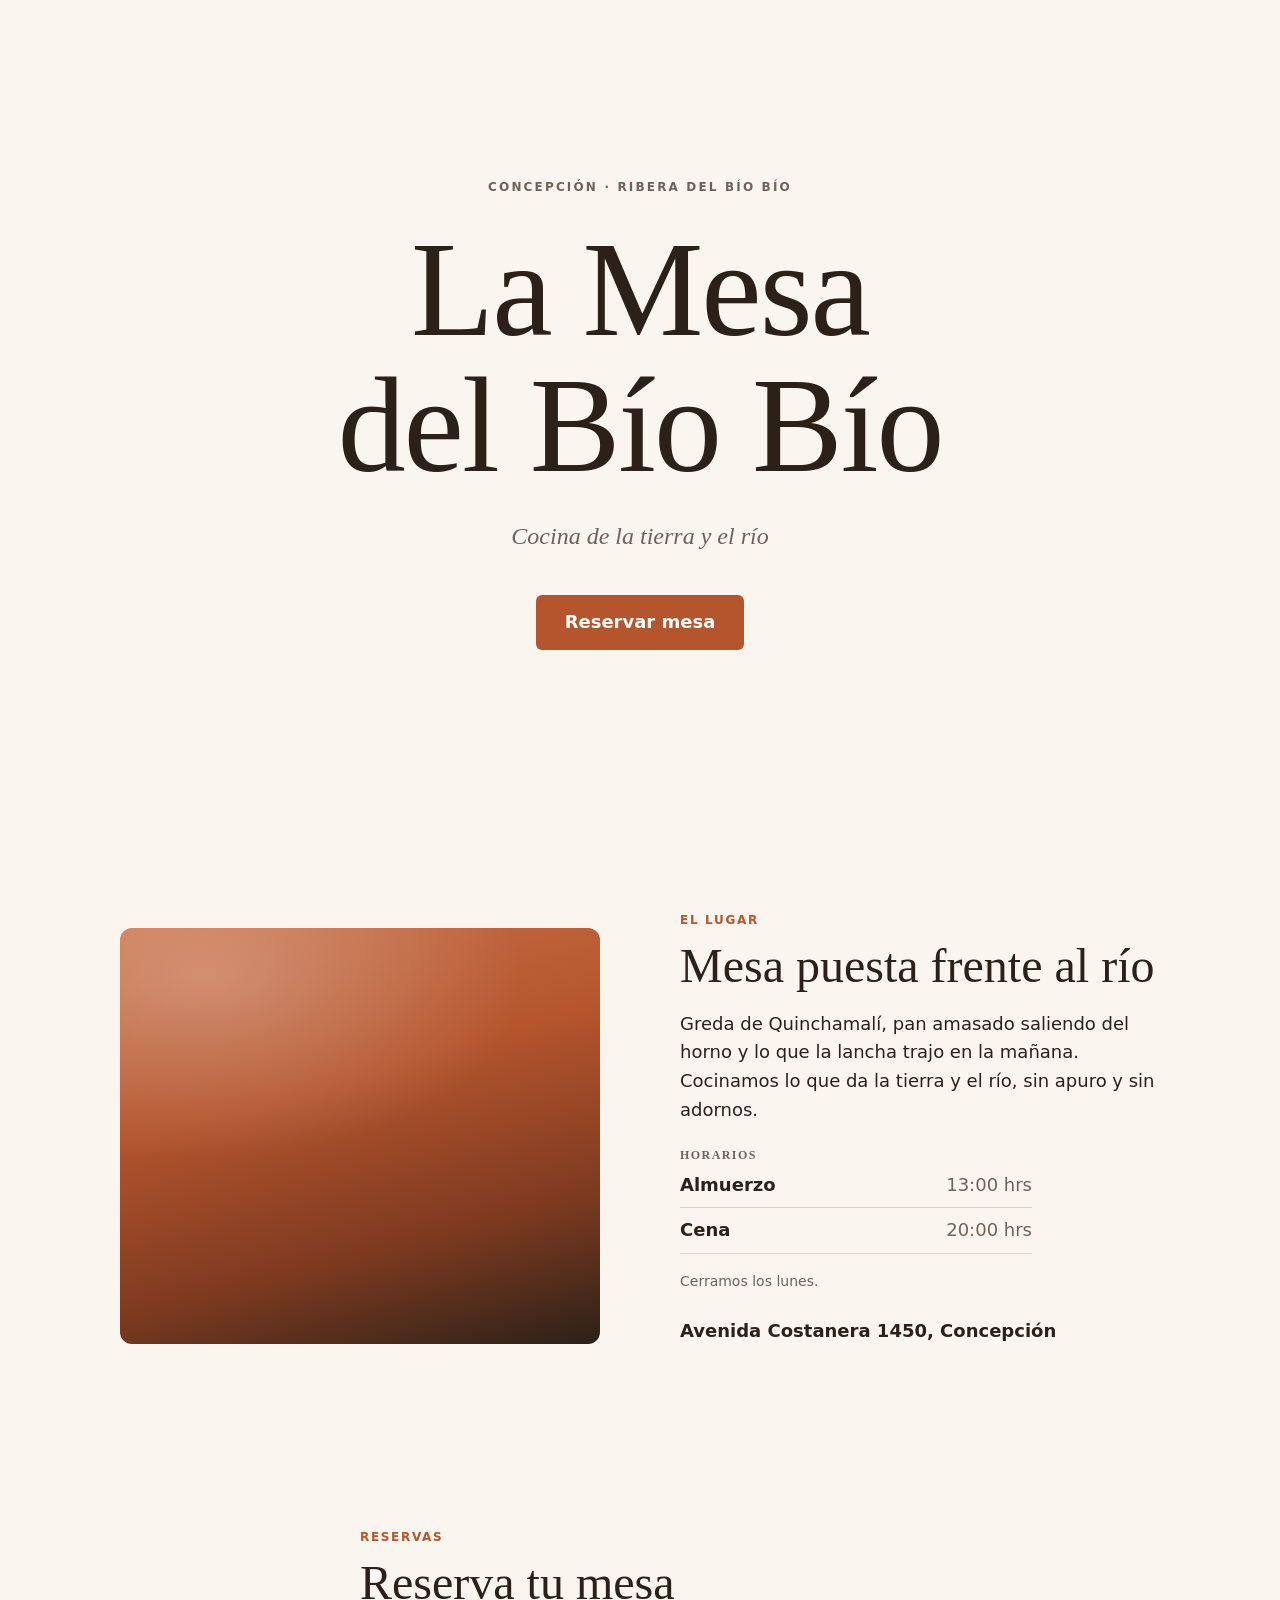
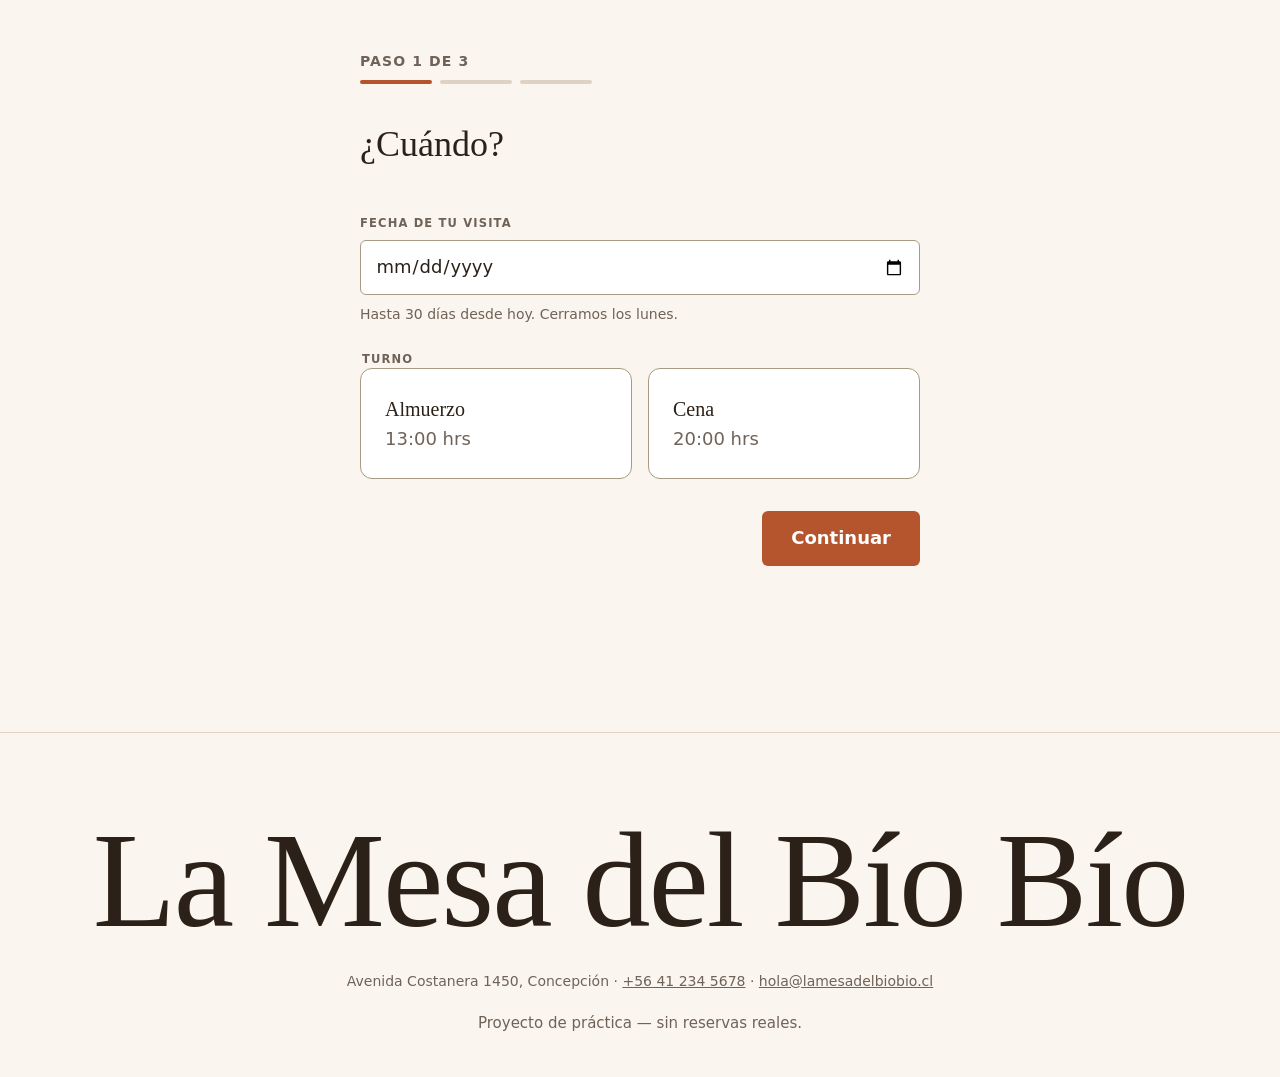
<file: index.html>
<!DOCTYPE html>
<html lang="es">
<head>
  <meta charset="UTF-8" />
  <meta name="viewport" content="width=device-width, initial-scale=1.0" />
  <title>La Mesa del Bío Bío — Reservas</title>
  <meta name="description" content="Cocina de la tierra y el río en Concepción. Reserva tu mesa en línea." />
  <link rel="stylesheet" href="css/styles.css" />
</head>
<body>
  <header class="hero">
    <p class="hero-eyebrow">Concepción · Ribera del Bío Bío</p>
    <h1 class="hero-nombre">La Mesa<br />del Bío&nbsp;Bío</h1>
    <p class="hero-identidad">Cocina de la tierra y el río</p>
    <a href="#reservar" class="boton boton--primario hero-cta">Reservar mesa</a>
  </header>

  <main>
    <section class="ambiente" aria-labelledby="ambiente-titulo">
      <!-- Placeholder visual: reemplazar este div por una <img> de interior
           cálido de restaurante (greda, madera, luz baja) con licencia libre
           de Unsplash o Pexels. Recordar alt descriptivo, width/height
           explícitos y loading="lazy" (está bajo el pliegue). -->
      <div class="ambiente-visual" aria-hidden="true"></div>

      <div class="ambiente-texto">
        <p class="etiqueta-seccion">El lugar</p>
        <h2 id="ambiente-titulo">Mesa puesta frente al río</h2>
        <p>
          Greda de Quinchamalí, pan amasado saliendo del horno y lo que
          la lancha trajo en la mañana. Cocinamos lo que da la tierra y
          el río, sin apuro y sin adornos.
        </p>

        <h3 class="horarios-titulo">Horarios</h3>
        <dl id="horarios" class="horarios">
          <!-- Render desde data/config.json (js/wizard.js) -->
        </dl>
        <p id="nota-cierre" class="nota-cierre"></p>

        <p class="direccion">Avenida Costanera 1450, Concepción</p>
      </div>
    </section>

    <section id="reservar" class="reservar" aria-labelledby="reservar-titulo">
      <p class="etiqueta-seccion">Reservas</p>
      <h2 id="reservar-titulo">Reserva tu mesa</h2>

      <div id="wizard" class="wizard">
        <noscript>
          <p>
            El formulario de reservas necesita JavaScript. También puedes
            reservar llamando al <a href="tel:+56412345678">+56 41 234 5678</a>.
          </p>
        </noscript>
      </div>
    </section>
  </main>

  <footer class="footer">
    <p class="footer-nombre">La Mesa del Bío&nbsp;Bío</p>
    <address class="footer-datos">
      Avenida Costanera 1450, Concepción ·
      <a href="tel:+56412345678">+56 41 234 5678</a> ·
      <a href="mailto:hola@lamesadelbiobio.cl">hola@lamesadelbiobio.cl</a>
    </address>
    <p class="footer-nota"><small>Proyecto de práctica — sin reservas reales.</small></p>
  </footer>

  <!-- fechas/reglas/storage son scripts clásicos: exponen funciones globales
       puras. wizard.js es un módulo ES que las consume; por orden de carga
       (los clásicos bloquean, el módulo se difiere) siempre las encuentra. -->
  <script src="js/fechas.js"></script>
  <script src="js/reglas.js"></script>
  <script src="js/storage.js"></script>
  <script src="js/seed.js"></script>
  <script type="module" src="js/wizard.js"></script>
</body>
</html>
</file>
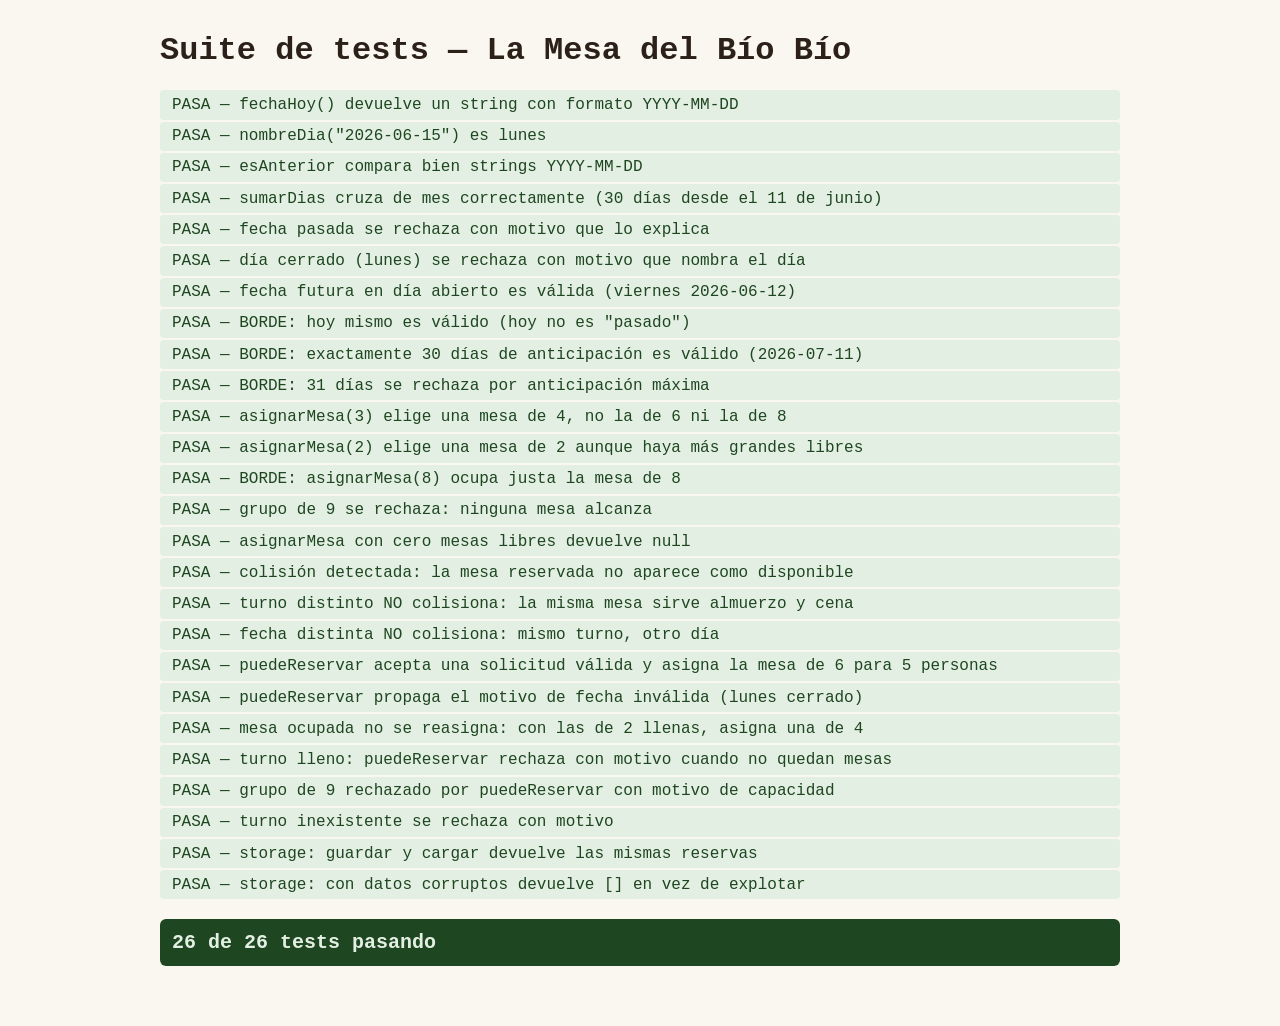
<file: tests.html>
<!DOCTYPE html>
<html lang="es">
<head>
  <meta charset="UTF-8" />
  <meta name="viewport" content="width=device-width, initial-scale=1.0" />
  <title>Tests — La Mesa del Bío Bío</title>
  <style>
    /* Estilos mínimos solo para leer los tests; la app usa css/styles.css */
    body {
      font-family: ui-monospace, 'Cascadia Code', Consolas, monospace;
      max-width: 60rem;
      margin: 2rem auto;
      padding: 0 1rem;
      background: #faf6f0;
      color: #2b2118;
    }
    #lista-tests { list-style: none; padding: 0; }
    #lista-tests li { padding: 0.35rem 0.75rem; border-radius: 4px; margin-bottom: 2px; }
    .test-pasa { background: #e3efe3; color: #1e4620; }
    .test-falla { background: #f7dcd7; color: #7a1c10; font-weight: bold; }
    #resumen { font-size: 1.25rem; font-weight: bold; padding: 0.75rem; border-radius: 6px; }
    .resumen-ok { background: #1e4620; color: #e3efe3; }
    .resumen-error { background: #7a1c10; color: #f7dcd7; }
  </style>
</head>
<body>
  <header>
    <h1>Suite de tests — La Mesa del Bío Bío</h1>
  </header>

  <main>
    <ul id="lista-tests"></ul>
    <p id="resumen">Ejecutando…</p>
  </main>

  <!-- El orden importa: reglas.js usa funciones de fechas.js -->
  <script src="js/fechas.js"></script>
  <script src="js/reglas.js"></script>
  <script src="js/storage.js"></script>
  <script src="js/tests.js"></script>
</body>
</html>
</file>
<file: css/styles.css>
/* css/styles.css — La Mesa del Bío Bío
   Design tokens + componentes de la interfaz (landing narrativa + wizard).

   Dirección visual: restaurante acogedor y sobrio. Base crema cálida
   (mantel de lino), tinta café espresso en vez de negro puro, terracota
   de greda como acento principal y un verde salvia discreto para los
   estados positivos. Serif solo en títulos y el cierre del footer.
   Mucho aire: --espacio-seccion manda el ritmo vertical. */

:root {
  /* --- Color: superficies y texto --- */
  --color-fondo: #faf6ef;        /* crema lino: fondo general */
  --color-superficie: #ffffff;   /* tarjetas y paneles */
  --color-superficie-alt: #f1e9dc; /* paneles secundarios, filas alternas */
  --color-texto: #2b2118;        /* café espresso, casi negro cálido */
  --color-texto-suave: #6f6258;  /* texto secundario, ayudas */
  --color-borde: #ded3c2;        /* líneas y separadores decorativos */
  --color-borde-input: #a89a86;  /* bordes de campos: contraste >=3:1 sobre superficie blanca */

  /* --- Color: identidad y semánticos --- */
  --color-acento: #b4552d;       /* terracota greda: acciones, marca */
  --color-acento-hover: #93431f; /* terracota oscurecida para hover */
  --color-acento-tinte: #f8efe7; /* terracota muy diluida: fondos seleccionados */
  --color-exito: #5a7052;        /* salvia: reserva confirmada */
  --color-error: #9c3b25;        /* rojo teja: rechazos y fallas */
  --color-aviso: #a8852f;        /* ocre: SOLO como fondo de banner (texto espresso encima) */
  --color-aviso-texto: #8a6c20;  /* ocre oscurecido cuando el aviso es texto sobre claro */

  /* --- Tipografía --- */
  --fuente-titulos: Georgia, 'Times New Roman', serif;
  --fuente-texto: system-ui, 'Segoe UI', sans-serif;
  --fuente-mono: ui-monospace, 'Cascadia Mono', Consolas, 'Courier New', monospace;
  --texto-base: clamp(1rem, 0.95rem + 0.25vw, 1.125rem);
  --texto-titulo: clamp(1.75rem, 1.2rem + 2.5vw, 3rem);
  --texto-gigante: clamp(3.25rem, 1.5rem + 9vw, 8.5rem);
  --texto-chico: 0.875rem;

  /* --- Espaciado y forma --- */
  --espacio-1: 0.25rem;
  --espacio-2: 0.5rem;
  --espacio-3: 1rem;
  --espacio-4: 1.5rem;
  --espacio-5: 2.5rem;
  --espacio-seccion: clamp(3rem, 2rem + 4vw, 6rem);
  --radio: 6px;
  --radio-grande: 12px;
  --sombra-suave: 0 2px 12px rgba(43, 33, 24, 0.08);
  --ancho-lectura: 38rem;

  /* --- Movimiento --- */
  --duracion-rapida: 150ms;
  --duracion-normal: 300ms;
  --curva-salida: cubic-bezier(0.16, 1, 0.3, 1);
}

/* ============================================================
   Base
   ============================================================ */

*,
*::before,
*::after {
  box-sizing: border-box;
}

html {
  scroll-behavior: smooth;
}

body {
  margin: 0;
  background: var(--color-fondo);
  color: var(--color-texto);
  font-family: var(--fuente-texto);
  font-size: var(--texto-base);
  line-height: 1.6;
}

h1,
h2,
h3 {
  font-family: var(--fuente-titulos);
  line-height: 1.15;
  margin: 0 0 var(--espacio-3);
}

p {
  margin: 0 0 var(--espacio-3);
}

a {
  color: var(--color-acento);
}

:focus-visible {
  outline: 3px solid var(--color-acento);
  outline-offset: 2px;
}

/* Solo lectores de pantalla */
.sr-only {
  position: absolute;
  width: 1px;
  height: 1px;
  padding: 0;
  margin: -1px;
  overflow: hidden;
  clip-path: inset(50%);
  white-space: nowrap;
  border: 0;
}

/* Pequeña etiqueta sobre los títulos de sección */
.etiqueta-seccion {
  font-size: 0.75rem;
  font-weight: 700;
  text-transform: uppercase;
  letter-spacing: 0.14em;
  color: var(--color-acento);
  margin: 0 0 var(--espacio-2);
}

/* ============================================================
   Botones
   ============================================================ */

.boton {
  display: inline-flex;
  align-items: center;
  justify-content: center;
  gap: var(--espacio-2);
  font: inherit;
  font-weight: 600;
  text-decoration: none;
  border-radius: var(--radio);
  padding: 0.75rem 1.75rem;
  cursor: pointer;
  border: 1.5px solid transparent;
  transition:
    background-color var(--duracion-rapida) var(--curva-salida),
    border-color var(--duracion-rapida) var(--curva-salida),
    transform var(--duracion-rapida) var(--curva-salida);
}

.boton:active {
  transform: translateY(1px);
}

.boton--primario {
  background: var(--color-acento);
  color: #ffffff;
}

.boton--primario:hover {
  background: var(--color-acento-hover);
}

.boton--secundario {
  background: transparent;
  color: var(--color-texto);
  border-color: var(--color-borde-input);
}

.boton--secundario:hover {
  border-color: var(--color-texto);
}

/* ============================================================
   Hero
   ============================================================ */

.hero {
  min-height: 92svh;
  display: grid;
  place-content: center;
  justify-items: center;
  text-align: center;
  padding: var(--espacio-seccion) var(--espacio-4);
}

.hero-eyebrow {
  font-size: 0.75rem;
  font-weight: 700;
  text-transform: uppercase;
  letter-spacing: 0.18em;
  color: var(--color-texto-suave);
  margin: 0 0 var(--espacio-4);
}

.hero-nombre {
  font-size: var(--texto-gigante);
  font-weight: 400;
  letter-spacing: -0.015em;
  line-height: 1;
  margin: 0;
  text-wrap: balance;
}

.hero-identidad {
  font-family: var(--fuente-titulos);
  font-style: italic;
  font-size: clamp(1.125rem, 1rem + 0.8vw, 1.5rem);
  color: var(--color-texto-suave);
  margin: var(--espacio-4) 0 0;
}

.hero-cta {
  margin-top: var(--espacio-5);
}

/* ============================================================
   Sección ambiente (layout partido editorial)
   ============================================================ */

.ambiente {
  max-width: 68rem;
  margin: 0 auto;
  padding: var(--espacio-seccion) var(--espacio-4);
  display: grid;
  gap: var(--espacio-5);
}

.ambiente-visual {
  min-height: 18rem;
  border-radius: var(--radio-grande);
  /* Placeholder con la paleta: greda al fuego que se apaga en espresso. */
  background:
    radial-gradient(120% 80% at 18% 12%, rgba(250, 246, 239, 0.28), transparent 55%),
    linear-gradient(165deg, #c9714a 0%, #b4552d 38%, #7d3a20 72%, #2b2118 100%);
}

.ambiente-texto h2 {
  font-size: var(--texto-titulo);
  font-weight: 400;
}

.horarios-titulo {
  font-size: 0.75rem;
  font-weight: 700;
  text-transform: uppercase;
  letter-spacing: 0.12em;
  color: var(--color-texto-suave);
  margin: var(--espacio-4) 0 var(--espacio-2);
}

.horarios {
  margin: 0;
  display: grid;
  gap: var(--espacio-2);
  max-width: 22rem;
}

.horario-fila {
  display: flex;
  justify-content: space-between;
  gap: var(--espacio-3);
  border-bottom: 1px solid var(--color-borde);
  padding-bottom: var(--espacio-2);
}

.horario-fila dt {
  font-weight: 600;
}

.horario-fila dd {
  margin: 0;
  color: var(--color-texto-suave);
  font-variant-numeric: tabular-nums;
}

.nota-cierre {
  font-size: var(--texto-chico);
  color: var(--color-texto-suave);
  margin-top: var(--espacio-3);
}

.direccion {
  margin-top: var(--espacio-4);
  font-weight: 600;
}

@media (min-width: 800px) {
  .ambiente {
    grid-template-columns: 1fr 1fr;
    align-items: center;
    gap: clamp(2.5rem, 2rem + 4vw, 5rem);
  }

  .ambiente-visual {
    min-height: 26rem;
  }
}

/* ============================================================
   Sección reservar + wizard
   ============================================================ */

.reservar {
  max-width: var(--ancho-lectura);
  margin: 0 auto;
  padding: var(--espacio-seccion) var(--espacio-4);
  scroll-margin-top: var(--espacio-5);
}

.reservar > h2 {
  font-size: var(--texto-titulo);
  font-weight: 400;
}

.wizard {
  margin-top: var(--espacio-5);
}

/* --- Indicador de progreso --- */

.progreso {
  margin-bottom: var(--espacio-5);
}

.progreso-texto {
  font-size: var(--texto-chico);
  font-weight: 600;
  text-transform: uppercase;
  letter-spacing: 0.08em;
  color: var(--color-texto-suave);
  margin: 0 0 var(--espacio-2);
}

.progreso-segmentos {
  list-style: none;
  display: flex;
  gap: var(--espacio-2);
  margin: 0;
  padding: 0;
}

.progreso-segmentos li {
  height: 4px;
  flex: 1;
  max-width: 4.5rem;
  border-radius: 999px;
  background: var(--color-borde);
  transition: background-color var(--duracion-normal) var(--curva-salida);
}

.progreso-segmentos li.completado {
  background: var(--color-acento);
  opacity: 0.45;
}

.progreso-segmentos li.activo {
  background: var(--color-acento);
}

/* --- Pasos --- */

.paso-titulo {
  font-size: clamp(1.6rem, 1.2rem + 2vw, 2.25rem);
  font-weight: 400;
  margin: 0 0 var(--espacio-4);
}

/* El título recibe foco programático al cambiar de paso; no es
   interactivo, así que no necesita anillo visual. */
.paso-titulo:focus {
  outline: none;
}

.formulario-paso {
  display: grid;
  gap: var(--espacio-4);
}

.campo {
  display: grid;
  gap: var(--espacio-2);
}

.campo-etiqueta {
  font-size: 0.72rem;
  font-weight: 700;
  text-transform: uppercase;
  letter-spacing: 0.1em;
  color: var(--color-texto-suave);
}

.campo-ayuda {
  font-size: var(--texto-chico);
  color: var(--color-texto-suave);
}

input[type='date'],
input[type='text'],
input[type='tel'] {
  font: inherit;
  color: var(--color-texto);
  background: var(--color-superficie);
  border: 1.5px solid var(--color-borde-input);
  border-radius: var(--radio);
  padding: 0.7rem 0.9rem;
  width: 100%;
}

input:focus-visible {
  border-color: var(--color-acento);
  outline: 3px solid var(--color-acento);
  outline-offset: 1px;
}

/* --- Radio cards (turnos) --- */

.radio-cards {
  display: grid;
  gap: var(--espacio-3);
}

@media (min-width: 480px) {
  .radio-cards {
    grid-template-columns: 1fr 1fr;
  }
}

.radio-card {
  position: relative;
  display: block;
  background: var(--color-superficie);
  border: 1.5px solid var(--color-borde-input);
  border-radius: var(--radio-grande);
  padding: var(--espacio-4);
  cursor: pointer;
  transition:
    border-color var(--duracion-rapida) var(--curva-salida),
    background-color var(--duracion-rapida) var(--curva-salida),
    box-shadow var(--duracion-rapida) var(--curva-salida);
}

.radio-card input {
  position: absolute;
  opacity: 0;
  width: 1px;
  height: 1px;
}

.radio-card:hover {
  border-color: var(--color-acento);
}

/* Seleccionada: borde + fondo + icono check (nunca solo color). */
.radio-card:has(input:checked) {
  border-color: var(--color-acento);
  box-shadow: inset 0 0 0 1px var(--color-acento);
  background: var(--color-acento-tinte);
}

.radio-card:has(input:focus-visible) {
  outline: 3px solid var(--color-acento);
  outline-offset: 2px;
}

.radio-card-titulo {
  display: block;
  font-family: var(--fuente-titulos);
  font-size: 1.25rem;
}

.radio-card-hora {
  color: var(--color-texto-suave);
  font-variant-numeric: tabular-nums;
}

.radio-card-check {
  position: absolute;
  top: var(--espacio-3);
  right: var(--espacio-3);
  width: 1.4rem;
  height: 1.4rem;
  color: var(--color-acento);
  opacity: 0;
  transform: scale(0.6);
  transition:
    opacity var(--duracion-rapida) var(--curva-salida),
    transform var(--duracion-rapida) var(--curva-salida);
}

.radio-card:has(input:checked) .radio-card-check {
  opacity: 1;
  transform: none;
}

/* --- Stepper de personas --- */

.stepper {
  display: flex;
  align-items: center;
  justify-content: center;
  gap: var(--espacio-4);
  padding: var(--espacio-3) 0;
}

.stepper-btn {
  width: 3.25rem;
  height: 3.25rem;
  border-radius: 50%;
  border: 1.5px solid var(--color-borde-input);
  background: var(--color-superficie);
  color: var(--color-texto);
  font-size: 1.6rem;
  line-height: 1;
  display: grid;
  place-items: center;
  cursor: pointer;
  transition:
    border-color var(--duracion-rapida) var(--curva-salida),
    color var(--duracion-rapida) var(--curva-salida);
}

.stepper-btn:hover:not(:disabled) {
  border-color: var(--color-acento);
  color: var(--color-acento);
}

.stepper-btn:disabled {
  opacity: 0.35;
  cursor: not-allowed;
}

.stepper-valor {
  min-width: 9rem;
  display: grid;
  justify-items: center;
  text-align: center;
  font-family: var(--fuente-titulos);
  font-size: 2.6rem;
  line-height: 1.1;
}

.stepper-unidad {
  font-family: var(--fuente-texto);
  font-size: 0.72rem;
  font-weight: 700;
  text-transform: uppercase;
  letter-spacing: 0.12em;
  color: var(--color-texto-suave);
}

/* --- Banners de error / aviso (siempre icono + texto) --- */

.banner {
  display: flex;
  flex-wrap: wrap;
  align-items: flex-start;
  gap: var(--espacio-3);
  padding: var(--espacio-3) var(--espacio-4);
  border-radius: var(--radio);
}

.banner p {
  margin: 0;
  flex: 1 1 14rem;
}

.banner-icono {
  width: 1.35rem;
  height: 1.35rem;
  flex: none;
  margin-top: 0.15rem;
}

.banner--error {
  background: #f6e8e2;
  border-left: 4px solid var(--color-error);
}

.banner--error .banner-icono {
  color: var(--color-error);
}

/* Aviso: ocre como FONDO lleva texto espresso encima (ajuste aprobado). */
.banner--aviso {
  background: var(--color-aviso);
  color: var(--color-texto);
  border-left: 4px solid var(--color-aviso-texto);
}

/* Aviso discreto del modo demo (?demo=1 en la URL, ver js/seed.js) */
.banner--demo {
  background: var(--color-superficie-alt);
  color: var(--color-texto-suave);
  font-size: var(--texto-chico);
  padding: var(--espacio-2) var(--espacio-3);
  margin-bottom: var(--espacio-4);
}

.banner--demo .banner-icono {
  width: 1.1rem;
  height: 1.1rem;
  margin-top: 0.1rem;
}

.banner-accion {
  font: inherit;
  font-size: var(--texto-chico);
  font-weight: 600;
  color: inherit;
  background: transparent;
  border: 1.5px solid currentColor;
  border-radius: var(--radio);
  padding: 0.35rem 0.9rem;
  cursor: pointer;
}

.banner-accion:hover {
  background: rgba(43, 33, 24, 0.08);
}

/* --- Resumen del paso 3 --- */

.resumen {
  margin: 0;
  display: grid;
  gap: var(--espacio-2);
  background: var(--color-superficie);
  border: 1px solid var(--color-borde);
  border-radius: var(--radio-grande);
  padding: var(--espacio-4);
}

.resumen-fila {
  display: flex;
  align-items: baseline;
  gap: var(--espacio-3);
}

.resumen-fila dt {
  flex: 0 0 5.5rem;
  font-size: 0.72rem;
  font-weight: 700;
  text-transform: uppercase;
  letter-spacing: 0.1em;
  color: var(--color-texto-suave);
}

.resumen-fila dd {
  margin: 0;
  flex: 1;
}

.boton-editar {
  font: inherit;
  font-size: var(--texto-chico);
  color: var(--color-acento);
  background: none;
  border: none;
  text-decoration: underline;
  cursor: pointer;
  padding: var(--espacio-1);
}

.boton-editar:hover {
  color: var(--color-acento-hover);
}

/* --- Botonera Atrás / Continuar --- */

.botonera {
  display: flex;
  justify-content: space-between;
  gap: var(--espacio-3);
  margin-top: var(--espacio-2);
}

.botonera--final {
  justify-content: flex-end;
}

/* ============================================================
   Ticket de confirmación
   ============================================================ */

.ticket {
  max-width: 26rem;
  margin: var(--espacio-4) auto 0;
  /* drop-shadow (y no box-shadow) para que la sombra siga la silueta
     dentada del borde superior, no el rectángulo de la caja. */
  filter: drop-shadow(0 2px 12px rgba(43, 33, 24, 0.14));
}

/* Borde superior dentado: una franja donde cada "diente" es un triángulo
   pintado con conic-gradient (apex arriba al centro, abanico de 90° hacia
   abajo) repetido en horizontal. Ver explicación en el README del paso. */
.ticket::before {
  content: '';
  display: block;
  height: 10px;
  background: conic-gradient(
      from 135deg at 50% 0,
      var(--color-superficie) 90deg,
      transparent 0
    )
    0 0 / 20px 10px repeat-x;
}

.ticket-cuerpo {
  background: var(--color-superficie);
  border-radius: 0 0 var(--radio-grande) var(--radio-grande);
  padding: var(--espacio-5) var(--espacio-4);
  text-align: center;
}

.ticket-titulo {
  display: flex;
  align-items: center;
  justify-content: center;
  gap: var(--espacio-2);
  font-size: 1.4rem;
  font-weight: 400;
  color: var(--color-exito);
  margin: 0 0 var(--espacio-4);
}

.ticket-titulo:focus {
  outline: none;
}

.ticket-icono {
  width: 1.5rem;
  height: 1.5rem;
  flex: none;
  color: var(--color-exito);
}

.ticket-codigo-etiqueta {
  display: block;
  font-size: 0.72rem;
  font-weight: 700;
  text-transform: uppercase;
  letter-spacing: 0.12em;
  color: var(--color-texto-suave);
}

.ticket-codigo {
  font-family: var(--fuente-mono);
  font-size: 2rem;
  letter-spacing: 0.18em;
  margin: var(--espacio-1) 0 0;
}

.ticket-separador {
  border: none;
  border-top: 1.5px dashed var(--color-borde);
  margin: var(--espacio-4) 0;
}

.ticket-datos {
  margin: 0;
  display: grid;
  gap: var(--espacio-2);
  font-family: var(--fuente-mono);
  font-size: 0.95rem;
  text-align: left;
}

.ticket-datos > div {
  display: flex;
  justify-content: space-between;
  gap: var(--espacio-3);
}

.ticket-datos dt {
  color: var(--color-texto-suave);
}

.ticket-datos dd {
  margin: 0;
  text-align: right;
}

.ticket-nota {
  font-size: var(--texto-chico);
  color: var(--color-texto-suave);
  margin: var(--espacio-3) 0 0;
}

.ticket .boton {
  width: 100%;
  margin-top: var(--espacio-4);
}

/* ============================================================
   Footer editorial
   ============================================================ */

.footer {
  margin-top: var(--espacio-seccion);
  padding: var(--espacio-seccion) var(--espacio-4) var(--espacio-5);
  border-top: 1px solid var(--color-borde);
  text-align: center;
}

.footer-nombre {
  font-family: var(--fuente-titulos);
  font-size: var(--texto-gigante);
  font-weight: 400;
  letter-spacing: -0.015em;
  line-height: 0.95;
  margin: 0 0 var(--espacio-4);
  text-wrap: balance;
}

.footer-datos {
  font-style: normal;
  font-size: var(--texto-chico);
  color: var(--color-texto-suave);
}

.footer-datos a {
  color: inherit;
}

.footer-nota {
  margin: var(--espacio-3) 0 0;
  color: var(--color-texto-suave);
}

/* ============================================================
   Movimiento reducido
   ============================================================ */

@media (prefers-reduced-motion: reduce) {
  html {
    scroll-behavior: auto;
  }

  *,
  *::before,
  *::after {
    transition-duration: 0.01ms !important;
    animation-duration: 0.01ms !important;
  }
}
</file>
